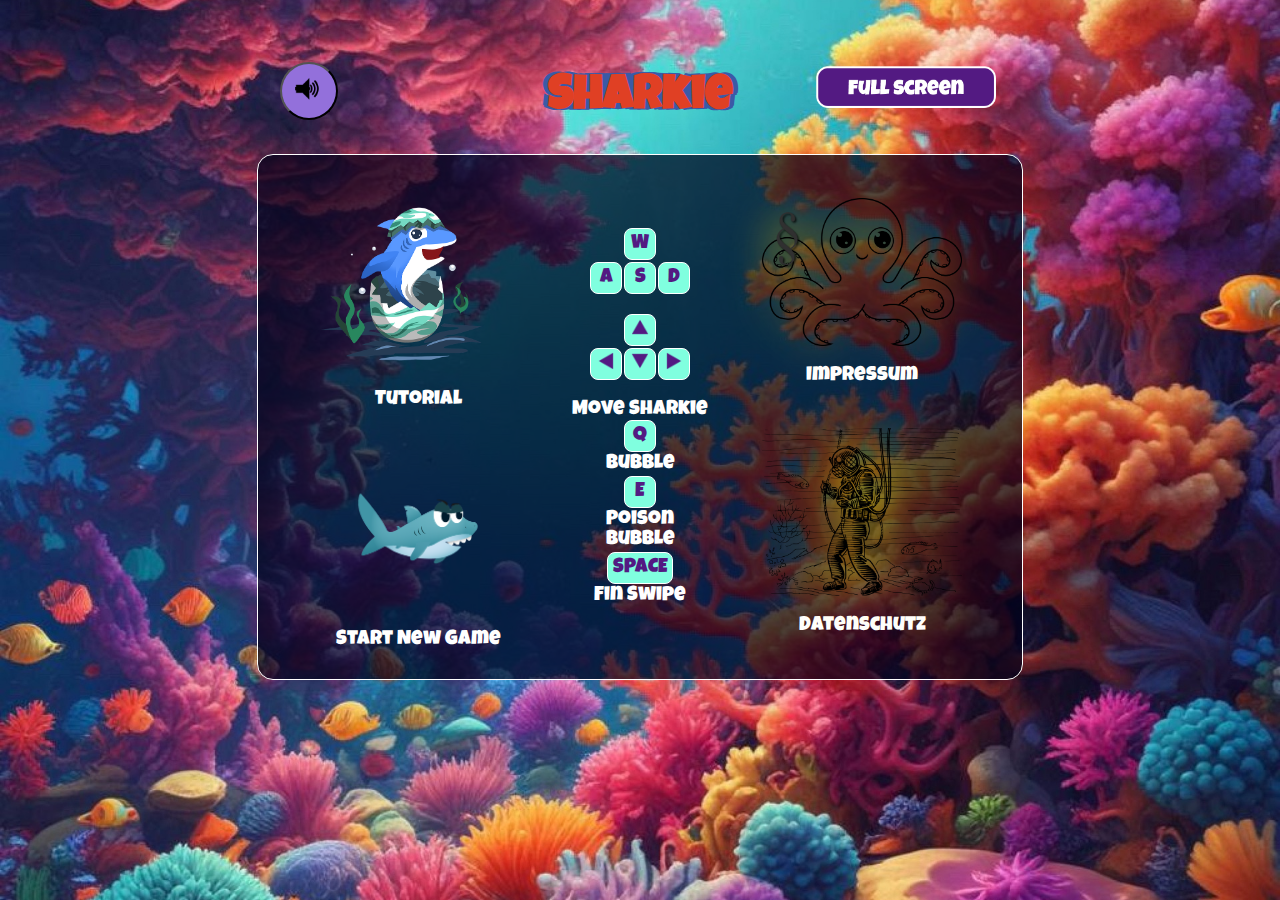
<file: index.html>
<!DOCTYPE html>
<html lang="en" translate="no">

<head>
    <meta charset="UTF-8">
    <meta name="viewport" content="width=device-width, initial-scale=1.0">
    <link rel="stylesheet" href="style.css">
    <link rel="stylesheet" href="responisce.css">
    <link rel="icon" type="image/x-icon" href="./img/1.Sharkie/1.IDLE/1.png">
    <title>Sharkie</title>
    <link href="./fonts/LuckiestGuy-Regular.ttf" rel="stylesheet">
    <script src="./models/world.class.js"></script>
    <script src="./models/audio-manager.object.class.js"></script>
    <script src="./models/drawable-object.class.js"></script>
    <script src="./models/status-bar.class.js.js"></script>
    <script src="./models/poison-bar.class.js"></script>
    <script src="./models/coin-bar.class.js"></script>
    <script src="./models/movable-object.class.js"></script>
    <script src="./models/throwable-object.class.js"></script>
    <script src="./models/fin-slap.class.js"></script>
    <script src="./models/keyboard.class.js"></script>
    <script src="./models/character.class.js"></script>
    <script src="./models/coin.class.js"></script>
    <script src="./models/poison.class.js"></script>
    <script src="./models/pufferfish-green.class.js"></script>
    <script src="./models/pufferfish-red.class.js"></script>
    <script src="./models/jellyfish.class.js"></script>
    <script src="./models/jellyfish-catched.class.js"></script>
    <script src="./models/background-object.class.js"></script>
    <script src="./models/level.class.js"></script>
    <script src="./models/endboss.class.js"></script>
    <script src="./models/barrier-levelend-class.js"></script>
    <script src="./levels/level0.js"></script>
    <script src="./levels/level1.js"></script>
    <script src="./js/game.js"></script>
    <script src="./js/script.js"></script>
</head>

<body onload="init()">

    <div class="topWrapper">
        <button id="muteButton" onclick="toggleMuteButton()">
            <img src="./img/7.Icons/Sound_on.png" class="arrow" id="unmute">
            <img src="./img/7.Icons/Sound_off.png" class="arrow dNone" id="mute">
        </button>

        <div id="fullscreenButtons" class="fullscreenButtons">
            <img src="./img/6.Botones/Full Screen/Mesa de trabajo 9.png" onclick="toggleFullscreen()"
                class="fullscreenButton">
            <img src="./img/7.Icons/fullscreen.png" onclick="toggleFullscreen()" class="fullscreenIcon">
        </div>
    </div>

    <h1>Sharkie</h1>

    <div class="gameStartScreen" id="introductionScreen">
        <div class="impressum">

            <div class="startGame" onclick="startGame(true)">
                <img src="./img/7.Icons/turtorial.png" class="startGameImg">
                <div class="description">Tutorial</div>
            </div>

            <div class="startGame" onclick="startGame(false)">
                <img src="./img/7.Icons/new_Game.png" class="startGameImg">
                <div class="description">Start New Game</div>
            </div>

        </div>

        <div>
            <div class="moveSharkie">
                <div class="moveIntro">
                    <div class="introButton upIntro">W</div>
                    <div class="introButton">A</div>
                    <div class="introButton">S</div>
                    <div class="introButton">D</div>
                </div>
                <div class="moveIntro">
                    <div class="introButton upIntro"><img class="arrowImg" src="./img/7.Icons/triangle_purple.png">
                    </div>
                    <div class="introButton"><img class="arrowImg arrowLeft" src="./img/7.Icons/triangle_purple.png">
                    </div>
                    <div class="introButton"><img class="arrowImg arrowDown" src="./img/7.Icons/triangle_purple.png">
                    </div>
                    <div class="introButton"><img class="arrowImg arrowRight" src="./img/7.Icons/triangle_purple.png">
                    </div>
                </div>
                <div class="description">Move Sharkie</div>
            </div>

            <div class="moveSharkie">
                <div class="attackIntro">
                    <div class="introButton">Q</div>
                    <div class="description">Bubble</div>
                    <div class="introButton">E</div>
                    <div class="description">Poison bubble</div>
                    <div class="introButtonSpace">SPACE</div>
                    <div class="description">Fin Swipe</div>
                </div>
            </div>
        </div>

        <div class="impressum" id="impressum">
            <div class="impressumBox">
                <a class="description" href="impressum.html">
                    <img class="impressumImg" src="./img/7.Icons/legal.png">
                    Impressum</a>
            </div>
            <div class="impressumBox">
                <a class="description" href="datenschutz.html">
                    <img class="impressumImg" src="./img/7.Icons/protection.png">
                    Datenschutz</a>
            </div>
        </div>

    </div>

    <div class="overlay" id="overlay"></div>

    <div id="fullscreen">
        <canvas class="dNone" id="canvas" width="720px" height="480px"></canvas>

    </div>

    <div class="gameOverScreen dNone" id="nextLevel">
        <img class="gameOverImg" src="./img/6.Botones/Tittles/You win/Recurso 21.png">
        <div onclick="startNextLevel()" class="nextLevel">Next Level</div>
        <div onclick="backToMenu()" class="nextLevel" id="backToMenu">Back to Menu</div>
    </div>

    <div class="gameOverScreen dNone" id="winGame">
        <img onclick="backToMenu()" class="winGameImg" src="./img/6.Botones/Try again/Win1.png">
    </div>

    <div class="gameOverScreen dNone" id="restartGame">
        <img class="gameOverImg" src="./img/6.Botones/Tittles/Game Over/Recurso 11.png">
        <img onclick="restartGame()" class="nextLevelImg" src="./img/6.Botones/Try again/Recurso 16.png">
        <div onclick="backToMenu()" class="nextLevel" id="backToMenu">Back to Menu</div>
    </div>

    <div class="bottomWrapper" id="bottomWrapper">
        <div class="actionMoveBar">

            <button class="arrowButtonUp" onmousedown="button('UP', true)" onmouseup="button('UP', false)"
                ontouchstart="button('UP', true)" ontouchend="button('UP', false)">
                <img class="arrowUp arrow" src="./img/7.Icons/arrowUp.png">
            </button>

            <button onmousedown="button('LEFT', true)" onmouseup="button('LEFT', false)"
                ontouchstart="button('LEFT', true)" ontouchend="button('LEFT', false)">
                <img class="arrowLeft arrow" src="./img/7.Icons/arrowUp.png">
            </button>

            <button onmousedown="button('DOWN', true)" onmouseup="button('DOWN', false)"
                ontouchstart="button('DOWN', true)" ontouchend="button('DOWN', false)">
                <img class="arrowDown arrow" src="./img/7.Icons/arrowUp.png">
            </button>

            <button onmousedown="button('RIGHT', true)" onmouseup="button('RIGHT', false)"
                ontouchstart="button('RIGHT', true)" ontouchend="button('RIGHT', false)">
                <img class="arrowRight arrow" src="./img/7.Icons/arrowUp.png">
            </button>
        </div>

        <div class="actionAttackBar">
            <button class="actionButton attackBubble" onmousedown="button('Q', true)" onmouseup="button('Q', false)"
                ontouchstart="button('Q', true)" ontouchend="button('Q', false)">
                Q</button>

            <button class="actionButton attackPoisonBubble" onmousedown="button('E', true)"
                onmouseup="button('E', false)" ontouchstart="button('E', true)" ontouchend="button('E', false)">
                E</button>

            <button class="actionButtonMelee" onmousedown="button('SPACE', true)" onmouseup="button('SPACE', false)"
                ontouchstart="button('SPACE', true)" ontouchend="button('SPACE', false)">
                SPACE</button>

        </div>
    </div>

</body>

</html>
</file>
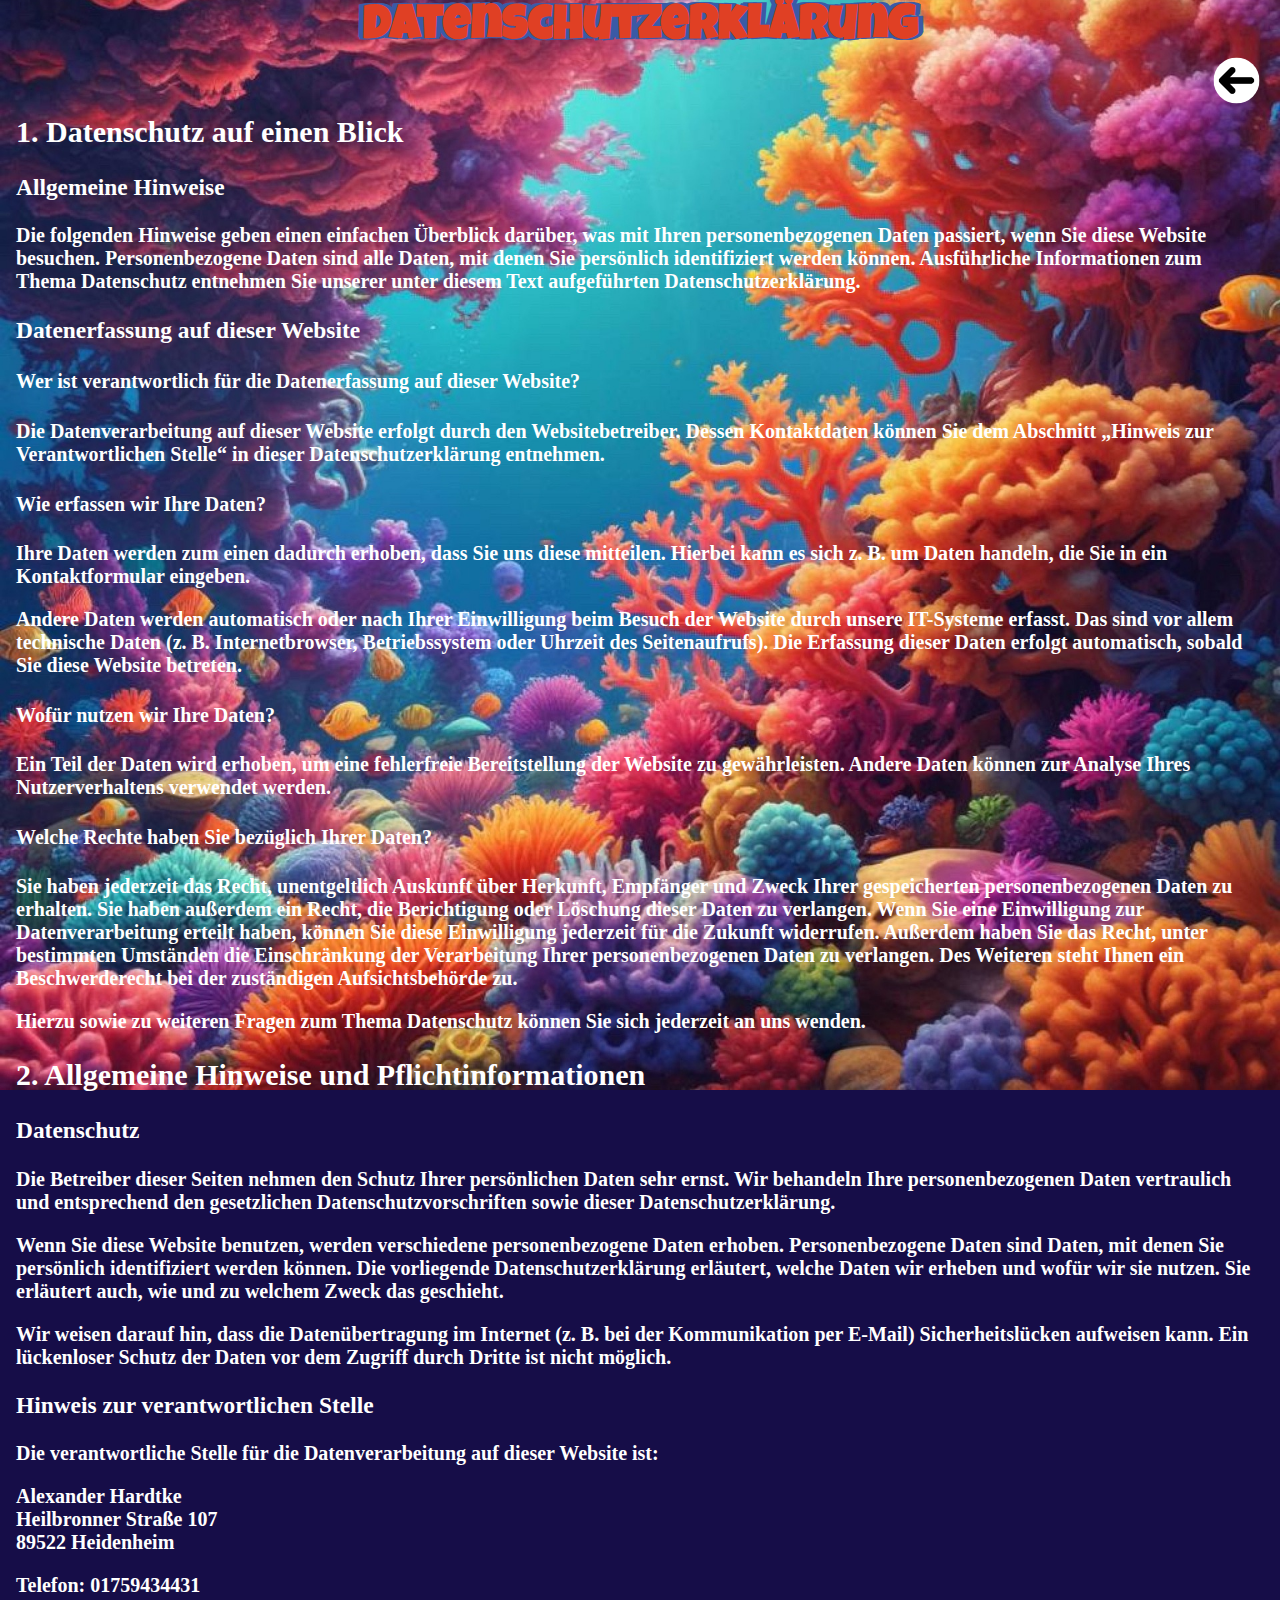
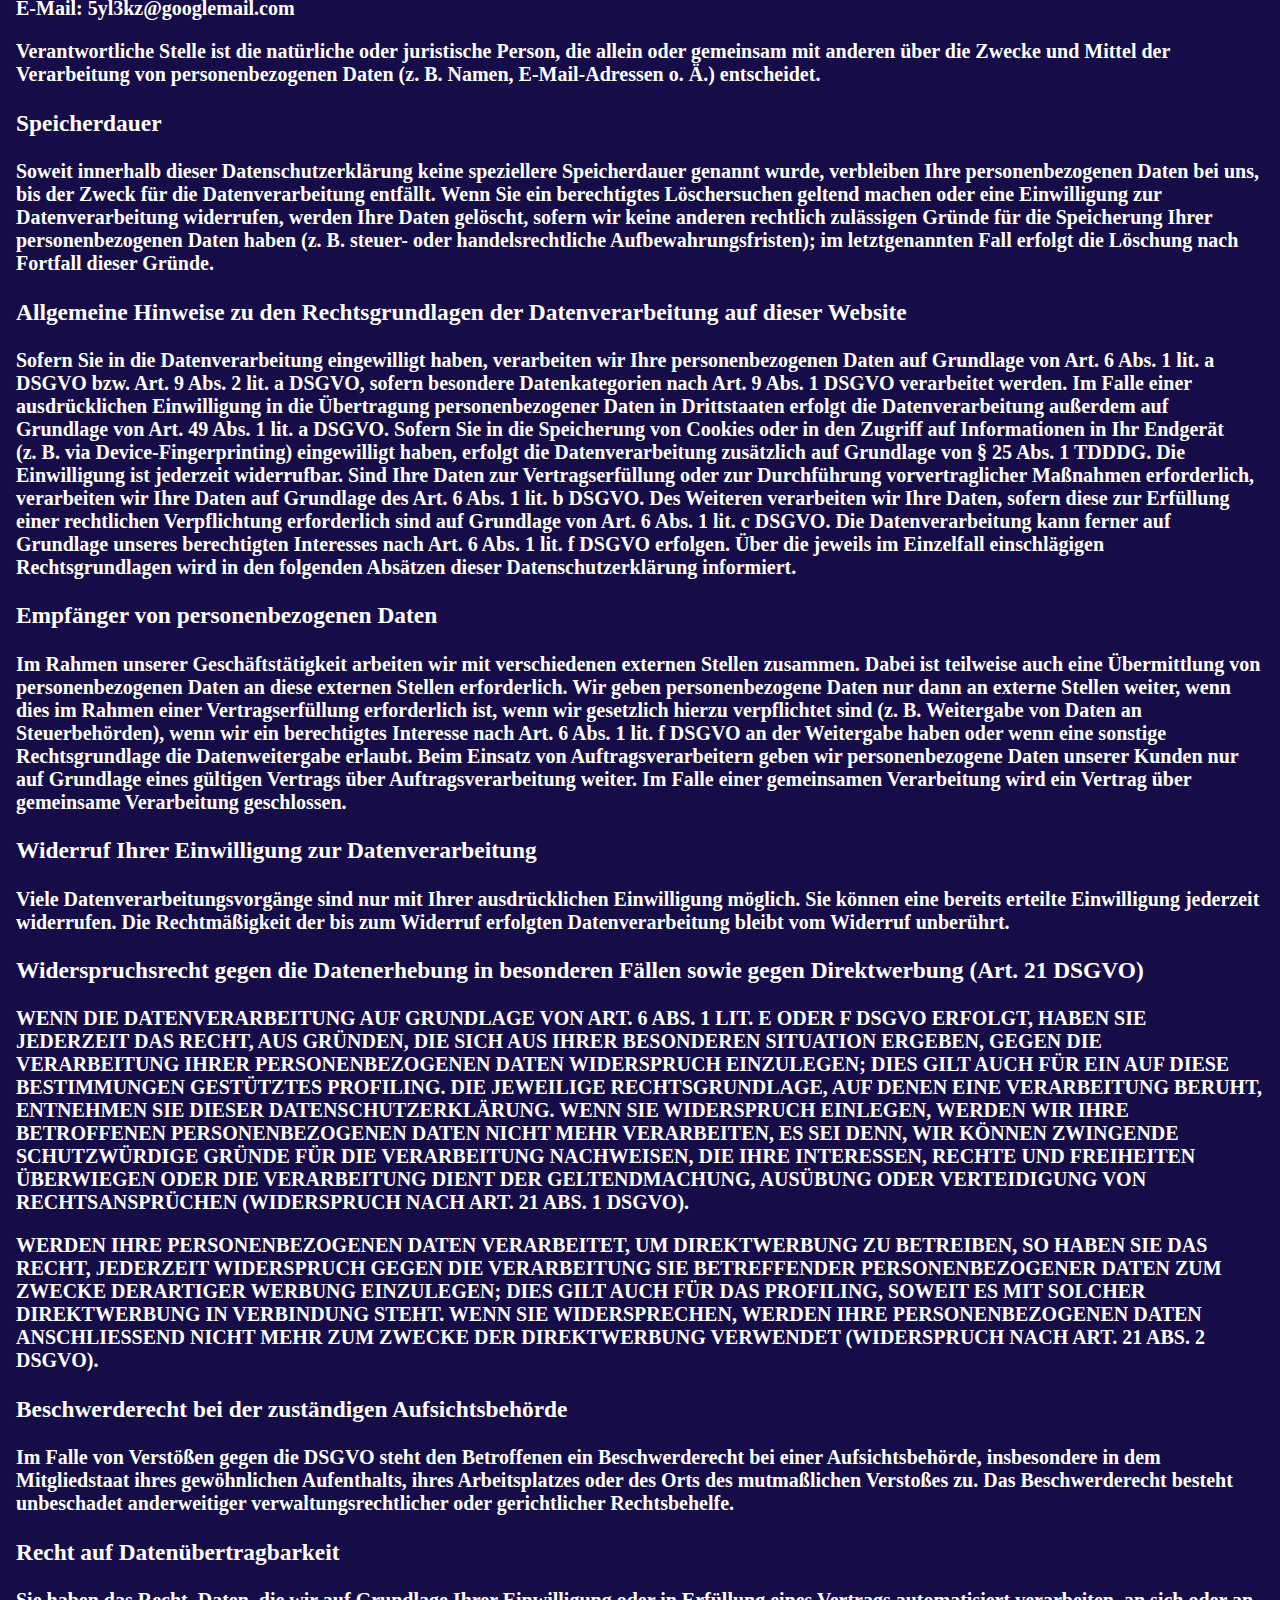
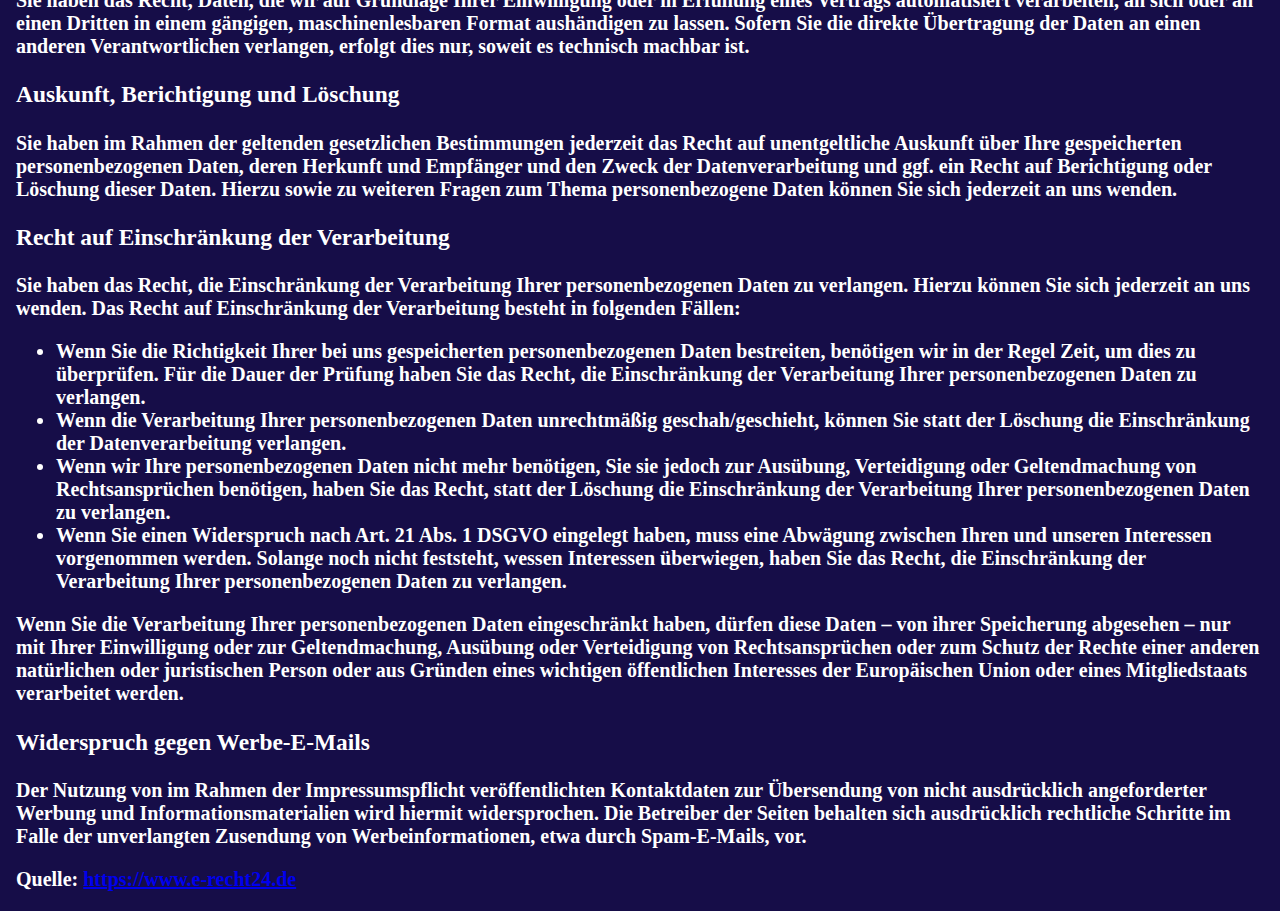
<file: datenschutz.html>
<!DOCTYPE html>
<html lang="en" translate="no">

<head>
    <meta charset="UTF-8">
    <meta name="viewport" content="width=device-width, initial-scale=1.0">
    <link rel="stylesheet" href="style.css">
    <link rel="stylesheet" href="responisce.css">
    <link rel="icon" type="image/x-icon" href="./img/1.Sharkie/1.IDLE/1.png">
    <title>Sharkie</title>
    <link href="./fonts/LuckiestGuy-Regular.ttf" rel="stylesheet">
    <script src="./js/impressum.js"></script>
</head>

<body class="dataPrivacy">
    <a onclick="goBack()" class="backButton"><img src="./img/7.Icons/arrowUp.png"></a>

    <h1>Datenschutz&shy;erkl&auml;rung</h1>

    <div class="content">
    <h2>1. Datenschutz auf einen Blick</h2>
    <h3>Allgemeine Hinweise</h3>
    <p>Die folgenden Hinweise geben einen einfachen &Uuml;berblick dar&uuml;ber, was mit Ihren personenbezogenen Daten
        passiert, wenn Sie diese Website besuchen. Personenbezogene Daten sind alle Daten, mit denen Sie pers&ouml;nlich
        identifiziert werden k&ouml;nnen. Ausf&uuml;hrliche Informationen zum Thema Datenschutz entnehmen Sie unserer
        unter diesem Text aufgef&uuml;hrten Datenschutzerkl&auml;rung.</p>
    <h3>Datenerfassung auf dieser Website</h3>
    <h4>Wer ist verantwortlich f&uuml;r die Datenerfassung auf dieser Website?</h4>
    <p>Die Datenverarbeitung auf dieser Website erfolgt durch den Websitebetreiber. Dessen Kontaktdaten k&ouml;nnen Sie
        dem Abschnitt &bdquo;Hinweis zur Verantwortlichen Stelle&ldquo; in dieser Datenschutzerkl&auml;rung entnehmen.
    </p>
    <h4>Wie erfassen wir Ihre Daten?</h4>
    <p>Ihre Daten werden zum einen dadurch erhoben, dass Sie uns diese mitteilen. Hierbei kann es sich z.&nbsp;B. um
        Daten handeln, die Sie in ein Kontaktformular eingeben.</p>
    <p>Andere Daten werden automatisch oder nach Ihrer Einwilligung beim Besuch der Website durch unsere IT-Systeme
        erfasst. Das sind vor allem technische Daten (z.&nbsp;B. Internetbrowser, Betriebssystem oder Uhrzeit des
        Seitenaufrufs). Die Erfassung dieser Daten erfolgt automatisch, sobald Sie diese Website betreten.</p>
    <h4>Wof&uuml;r nutzen wir Ihre Daten?</h4>
    <p>Ein Teil der Daten wird erhoben, um eine fehlerfreie Bereitstellung der Website zu gew&auml;hrleisten. Andere
        Daten k&ouml;nnen zur Analyse Ihres Nutzerverhaltens verwendet werden.</p>
    <h4>Welche Rechte haben Sie bez&uuml;glich Ihrer Daten?</h4>
    <p>Sie haben jederzeit das Recht, unentgeltlich Auskunft &uuml;ber Herkunft, Empf&auml;nger und Zweck Ihrer
        gespeicherten personenbezogenen Daten zu erhalten. Sie haben au&szlig;erdem ein Recht, die Berichtigung oder
        L&ouml;schung dieser Daten zu verlangen. Wenn Sie eine Einwilligung zur Datenverarbeitung erteilt haben,
        k&ouml;nnen Sie diese Einwilligung jederzeit f&uuml;r die Zukunft widerrufen. Au&szlig;erdem haben Sie das
        Recht, unter bestimmten Umst&auml;nden die Einschr&auml;nkung der Verarbeitung Ihrer personenbezogenen Daten zu
        verlangen. Des Weiteren steht Ihnen ein Beschwerderecht bei der zust&auml;ndigen Aufsichtsbeh&ouml;rde zu.</p>
    <p>Hierzu sowie zu weiteren Fragen zum Thema Datenschutz k&ouml;nnen Sie sich jederzeit an uns wenden.</p>
    <h2>2. Allgemeine Hinweise und Pflicht&shy;informationen</h2>
    <h3>Datenschutz</h3>
    <p>Die Betreiber dieser Seiten nehmen den Schutz Ihrer pers&ouml;nlichen Daten sehr ernst. Wir behandeln Ihre
        personenbezogenen Daten vertraulich und entsprechend den gesetzlichen Datenschutzvorschriften sowie dieser
        Datenschutzerkl&auml;rung.</p>
    <p>Wenn Sie diese Website benutzen, werden verschiedene personenbezogene Daten erhoben. Personenbezogene Daten sind
        Daten, mit denen Sie pers&ouml;nlich identifiziert werden k&ouml;nnen. Die vorliegende Datenschutzerkl&auml;rung
        erl&auml;utert, welche Daten wir erheben und wof&uuml;r wir sie nutzen. Sie erl&auml;utert auch, wie und zu
        welchem Zweck das geschieht.</p>
    <p>Wir weisen darauf hin, dass die Daten&uuml;bertragung im Internet (z.&nbsp;B. bei der Kommunikation per E-Mail)
        Sicherheitsl&uuml;cken aufweisen kann. Ein l&uuml;ckenloser Schutz der Daten vor dem Zugriff durch Dritte ist
        nicht m&ouml;glich.</p>
    <h3>Hinweis zur verantwortlichen Stelle</h3>
    <p>Die verantwortliche Stelle f&uuml;r die Datenverarbeitung auf dieser Website ist:</p>
    <p>Alexander Hardtke<br />
        Heilbronner Stra&szlig;e 107<br />
        89522 Heidenheim</p>

    <p>Telefon: 01759434431<br />
        E-Mail: 5yl3kz@googlemail.com</p>
    <p>Verantwortliche Stelle ist die nat&uuml;rliche oder juristische Person, die allein oder gemeinsam mit anderen
        &uuml;ber die Zwecke und Mittel der Verarbeitung von personenbezogenen Daten (z.&nbsp;B. Namen, E-Mail-Adressen
        o. &Auml;.) entscheidet.</p>

    <h3>Speicherdauer</h3>
    <p>Soweit innerhalb dieser Datenschutzerkl&auml;rung keine speziellere Speicherdauer genannt wurde, verbleiben Ihre
        personenbezogenen Daten bei uns, bis der Zweck f&uuml;r die Datenverarbeitung entf&auml;llt. Wenn Sie ein
        berechtigtes L&ouml;schersuchen geltend machen oder eine Einwilligung zur Datenverarbeitung widerrufen, werden
        Ihre Daten gel&ouml;scht, sofern wir keine anderen rechtlich zul&auml;ssigen Gr&uuml;nde f&uuml;r die
        Speicherung Ihrer personenbezogenen Daten haben (z.&nbsp;B. steuer- oder handelsrechtliche
        Aufbewahrungsfristen); im letztgenannten Fall erfolgt die L&ouml;schung nach Fortfall dieser Gr&uuml;nde.</p>
    <h3>Allgemeine Hinweise zu den Rechtsgrundlagen der Datenverarbeitung auf dieser Website</h3>
    <p>Sofern Sie in die Datenverarbeitung eingewilligt haben, verarbeiten wir Ihre personenbezogenen Daten auf
        Grundlage von Art. 6 Abs. 1 lit. a DSGVO bzw. Art. 9 Abs. 2 lit. a DSGVO, sofern besondere Datenkategorien nach
        Art. 9 Abs. 1 DSGVO verarbeitet werden. Im Falle einer ausdr&uuml;cklichen Einwilligung in die &Uuml;bertragung
        personenbezogener Daten in Drittstaaten erfolgt die Datenverarbeitung au&szlig;erdem auf Grundlage von Art. 49
        Abs. 1 lit. a DSGVO. Sofern Sie in die Speicherung von Cookies oder in den Zugriff auf Informationen in Ihr
        Endger&auml;t (z.&nbsp;B. via Device-Fingerprinting) eingewilligt haben, erfolgt die Datenverarbeitung
        zus&auml;tzlich auf Grundlage von &sect; 25 Abs. 1 TDDDG. Die Einwilligung ist jederzeit widerrufbar. Sind Ihre
        Daten zur Vertragserf&uuml;llung oder zur Durchf&uuml;hrung vorvertraglicher Ma&szlig;nahmen erforderlich,
        verarbeiten wir Ihre Daten auf Grundlage des Art. 6 Abs. 1 lit. b DSGVO. Des Weiteren verarbeiten wir Ihre
        Daten, sofern diese zur Erf&uuml;llung einer rechtlichen Verpflichtung erforderlich sind auf Grundlage von Art.
        6 Abs. 1 lit. c DSGVO. Die Datenverarbeitung kann ferner auf Grundlage unseres berechtigten Interesses nach Art.
        6 Abs. 1 lit. f DSGVO erfolgen. &Uuml;ber die jeweils im Einzelfall einschl&auml;gigen Rechtsgrundlagen wird in
        den folgenden Abs&auml;tzen dieser Datenschutzerkl&auml;rung informiert.</p>
    <h3>Empfänger von personenbezogenen Daten</h3>
    <p>Im Rahmen unserer Gesch&auml;ftst&auml;tigkeit arbeiten wir mit verschiedenen externen Stellen zusammen. Dabei
        ist teilweise auch eine &Uuml;bermittlung von personenbezogenen Daten an diese externen Stellen erforderlich.
        Wir geben personenbezogene Daten nur dann an externe Stellen weiter, wenn dies im Rahmen einer
        Vertragserf&uuml;llung erforderlich ist, wenn wir gesetzlich hierzu verpflichtet sind (z.&nbsp;B. Weitergabe von
        Daten an Steuerbeh&ouml;rden), wenn wir ein berechtigtes Interesse nach Art. 6 Abs. 1 lit. f DSGVO an der
        Weitergabe haben oder wenn eine sonstige Rechtsgrundlage die Datenweitergabe erlaubt. Beim Einsatz von
        Auftragsverarbeitern geben wir personenbezogene Daten unserer Kunden nur auf Grundlage eines g&uuml;ltigen
        Vertrags &uuml;ber Auftragsverarbeitung weiter. Im Falle einer gemeinsamen Verarbeitung wird ein Vertrag
        &uuml;ber gemeinsame Verarbeitung geschlossen.</p>
    <h3>Widerruf Ihrer Einwilligung zur Datenverarbeitung</h3>
    <p>Viele Datenverarbeitungsvorg&auml;nge sind nur mit Ihrer ausdr&uuml;cklichen Einwilligung m&ouml;glich. Sie
        k&ouml;nnen eine bereits erteilte Einwilligung jederzeit widerrufen. Die Rechtm&auml;&szlig;igkeit der bis zum
        Widerruf erfolgten Datenverarbeitung bleibt vom Widerruf unber&uuml;hrt.</p>
    <h3>Widerspruchsrecht gegen die Datenerhebung in besonderen F&auml;llen sowie gegen Direktwerbung (Art. 21 DSGVO)
    </h3>
    <p>WENN DIE DATENVERARBEITUNG AUF GRUNDLAGE VON ART. 6 ABS. 1 LIT. E ODER F DSGVO ERFOLGT, HABEN SIE JEDERZEIT DAS
        RECHT, AUS GR&Uuml;NDEN, DIE SICH AUS IHRER BESONDEREN SITUATION ERGEBEN, GEGEN DIE VERARBEITUNG IHRER
        PERSONENBEZOGENEN DATEN WIDERSPRUCH EINZULEGEN; DIES GILT AUCH F&Uuml;R EIN AUF DIESE BESTIMMUNGEN
        GEST&Uuml;TZTES PROFILING. DIE JEWEILIGE RECHTSGRUNDLAGE, AUF DENEN EINE VERARBEITUNG BERUHT, ENTNEHMEN SIE
        DIESER DATENSCHUTZERKL&Auml;RUNG. WENN SIE WIDERSPRUCH EINLEGEN, WERDEN WIR IHRE BETROFFENEN PERSONENBEZOGENEN
        DATEN NICHT MEHR VERARBEITEN, ES SEI DENN, WIR K&Ouml;NNEN ZWINGENDE SCHUTZW&Uuml;RDIGE GR&Uuml;NDE F&Uuml;R DIE
        VERARBEITUNG NACHWEISEN, DIE IHRE INTERESSEN, RECHTE UND FREIHEITEN &Uuml;BERWIEGEN ODER DIE VERARBEITUNG DIENT
        DER GELTENDMACHUNG, AUS&Uuml;BUNG ODER VERTEIDIGUNG VON RECHTSANSPR&Uuml;CHEN (WIDERSPRUCH NACH ART. 21 ABS. 1
        DSGVO).</p>
    <p>WERDEN IHRE PERSONENBEZOGENEN DATEN VERARBEITET, UM DIREKTWERBUNG ZU BETREIBEN, SO HABEN SIE DAS RECHT, JEDERZEIT
        WIDERSPRUCH GEGEN DIE VERARBEITUNG SIE BETREFFENDER PERSONENBEZOGENER DATEN ZUM ZWECKE DERARTIGER WERBUNG
        EINZULEGEN; DIES GILT AUCH F&Uuml;R DAS PROFILING, SOWEIT ES MIT SOLCHER DIREKTWERBUNG IN VERBINDUNG STEHT. WENN
        SIE WIDERSPRECHEN, WERDEN IHRE PERSONENBEZOGENEN DATEN ANSCHLIESSEND NICHT MEHR ZUM ZWECKE DER DIREKTWERBUNG
        VERWENDET (WIDERSPRUCH NACH ART. 21 ABS. 2 DSGVO).</p>
    <h3>Beschwerde&shy;recht bei der zust&auml;ndigen Aufsichts&shy;beh&ouml;rde</h3>
    <p>Im Falle von Verst&ouml;&szlig;en gegen die DSGVO steht den Betroffenen ein Beschwerderecht bei einer
        Aufsichtsbeh&ouml;rde, insbesondere in dem Mitgliedstaat ihres gew&ouml;hnlichen Aufenthalts, ihres
        Arbeitsplatzes oder des Orts des mutma&szlig;lichen Versto&szlig;es zu. Das Beschwerderecht besteht unbeschadet
        anderweitiger verwaltungsrechtlicher oder gerichtlicher Rechtsbehelfe.</p>
    <h3>Recht auf Daten&shy;&uuml;bertrag&shy;barkeit</h3>
    <p>Sie haben das Recht, Daten, die wir auf Grundlage Ihrer Einwilligung oder in Erf&uuml;llung eines Vertrags
        automatisiert verarbeiten, an sich oder an einen Dritten in einem g&auml;ngigen, maschinenlesbaren Format
        aush&auml;ndigen zu lassen. Sofern Sie die direkte &Uuml;bertragung der Daten an einen anderen Verantwortlichen
        verlangen, erfolgt dies nur, soweit es technisch machbar ist.</p>
    <h3>Auskunft, Berichtigung und L&ouml;schung</h3>
    <p>Sie haben im Rahmen der geltenden gesetzlichen Bestimmungen jederzeit das Recht auf unentgeltliche Auskunft
        &uuml;ber Ihre gespeicherten personenbezogenen Daten, deren Herkunft und Empf&auml;nger und den Zweck der
        Datenverarbeitung und ggf. ein Recht auf Berichtigung oder L&ouml;schung dieser Daten. Hierzu sowie zu weiteren
        Fragen zum Thema personenbezogene Daten k&ouml;nnen Sie sich jederzeit an uns wenden.</p>
    <h3>Recht auf Einschr&auml;nkung der Verarbeitung</h3>
    <p>Sie haben das Recht, die Einschr&auml;nkung der Verarbeitung Ihrer personenbezogenen Daten zu verlangen. Hierzu
        k&ouml;nnen Sie sich jederzeit an uns wenden. Das Recht auf Einschr&auml;nkung der Verarbeitung besteht in
        folgenden F&auml;llen:</p>
    <ul>
        <li>Wenn Sie die Richtigkeit Ihrer bei uns gespeicherten personenbezogenen Daten bestreiten, ben&ouml;tigen wir
            in der Regel Zeit, um dies zu &uuml;berpr&uuml;fen. F&uuml;r die Dauer der Pr&uuml;fung haben Sie das Recht,
            die Einschr&auml;nkung der Verarbeitung Ihrer personenbezogenen Daten zu verlangen.</li>
        <li>Wenn die Verarbeitung Ihrer personenbezogenen Daten unrechtm&auml;&szlig;ig geschah/geschieht, k&ouml;nnen
            Sie statt der L&ouml;schung die Einschr&auml;nkung der Datenverarbeitung verlangen.</li>
        <li>Wenn wir Ihre personenbezogenen Daten nicht mehr ben&ouml;tigen, Sie sie jedoch zur Aus&uuml;bung,
            Verteidigung oder Geltendmachung von Rechtsanspr&uuml;chen ben&ouml;tigen, haben Sie das Recht, statt der
            L&ouml;schung die Einschr&auml;nkung der Verarbeitung Ihrer personenbezogenen Daten zu verlangen.</li>
        <li>Wenn Sie einen Widerspruch nach Art. 21 Abs. 1 DSGVO eingelegt haben, muss eine Abw&auml;gung zwischen Ihren
            und unseren Interessen vorgenommen werden. Solange noch nicht feststeht, wessen Interessen &uuml;berwiegen,
            haben Sie das Recht, die Einschr&auml;nkung der Verarbeitung Ihrer personenbezogenen Daten zu verlangen.
        </li>
    </ul>
    <p>Wenn Sie die Verarbeitung Ihrer personenbezogenen Daten eingeschr&auml;nkt haben, d&uuml;rfen diese Daten &ndash;
        von ihrer Speicherung abgesehen &ndash; nur mit Ihrer Einwilligung oder zur Geltendmachung, Aus&uuml;bung oder
        Verteidigung von Rechtsanspr&uuml;chen oder zum Schutz der Rechte einer anderen nat&uuml;rlichen oder
        juristischen Person oder aus Gr&uuml;nden eines wichtigen &ouml;ffentlichen Interesses der Europ&auml;ischen
        Union oder eines Mitgliedstaats verarbeitet werden.</p>
    <h3>Widerspruch gegen Werbe-E-Mails</h3>
    <p>Der Nutzung von im Rahmen der Impressumspflicht ver&ouml;ffentlichten Kontaktdaten zur &Uuml;bersendung von nicht
        ausdr&uuml;cklich angeforderter Werbung und Informationsmaterialien wird hiermit widersprochen. Die Betreiber
        der Seiten behalten sich ausdr&uuml;cklich rechtliche Schritte im Falle der unverlangten Zusendung von
        Werbeinformationen, etwa durch Spam-E-Mails, vor.</p>
    <p>Quelle: <a href="https://www.e-recht24.de">https://www.e-recht24.de</a></p>
    </div>

</body>

</html>
</file>
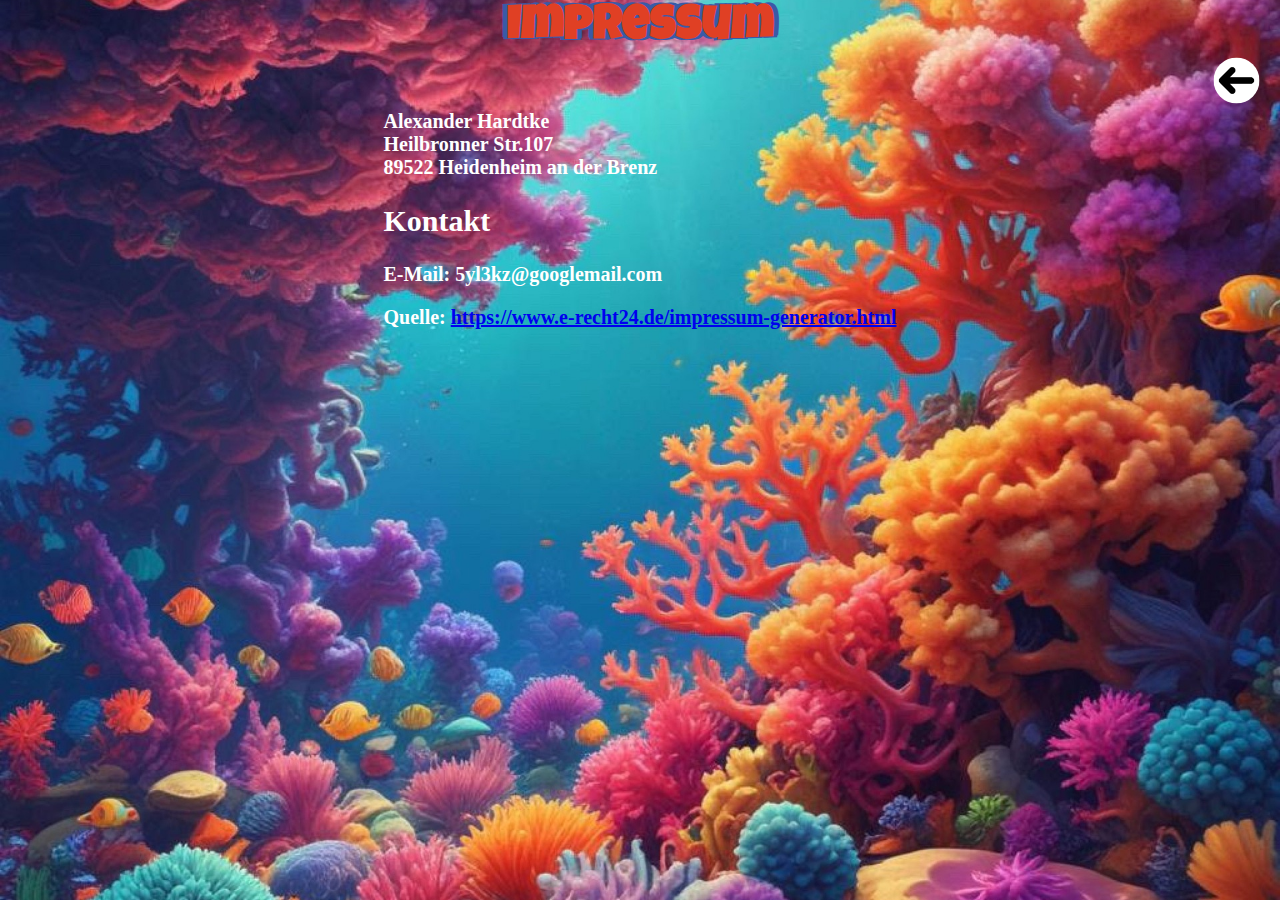
<file: impressum.html>
<!DOCTYPE html>
<html lang="en" translate="no">

<head>
    <meta charset="UTF-8">
    <meta name="viewport" content="width=device-width, initial-scale=1.0">
    <link rel="stylesheet" href="style.css">
    <link rel="stylesheet" href="responisce.css">
    <link rel="icon" type="image/x-icon" href="./img/1.Sharkie/1.IDLE/1.png">
    <title>Sharkie</title>
    <link href="./fonts/LuckiestGuy-Regular.ttf" rel="stylesheet">
    <script src="./js/impressum.js"></script>
</head>

<body class="dataPrivacy">
    <a onclick="goBack()" class="backButton"><img src="./img/7.Icons/arrowUp.png"></a>

    <h1>Impressum</h1>

    <div class="content">
        <p>Alexander Hardtke<br />
            Heilbronner Str.107<br />
            89522 Heidenheim an der Brenz</p>

        <h2>Kontakt</h2>
            E-Mail: 5yl3kz@googlemail.com</p>

        <p>Quelle: <a
                href="https://www.e-recht24.de/impressum-generator.html">https://www.e-recht24.de/impressum-generator.html</a>
        </p>
    </div>
</body>

</html>
</file>
<file: style.css>
@font-face {
    font-family: luckiestGuy;
    src: url(./fonts/LuckiestGuy-Regular.ttf);
}

#pleaserotate-graphic {
    fill: #fff;
}

#pleaserotate-backdrop {
    color: #fff;
    background-color: #000;
}

canvas {
    background-color: black;
    display: none;
}

body {
    background-repeat: no-repeat;
    background-position: center center;
    background-attachment: fixed;
    width: 100%;
    height: 100vh;
    background-color: rgb(22, 13, 72);
    background-image: url("./img/3.\ Background/background2.jpg");
    background-size: cover;
    background-position: center;
    display: flex;
    flex-direction: column;
    align-items: center;
    color: #e04024;
    text-shadow: -5px -1px 0 #3a5aa6, 5px -1px 0 #3a5aa6, -4px 1px 0 #3a5aa6, 4px 1px 0 #3a5aa6;
    font-family: luckiestGuy;
    margin: 0;
}

.dNone {
    display: none;
}

.fullscreenButtons {
    display: none;
}

h1 {
    font-size: 48px;
    margin-top: 4px;
}

button {
    background-color: mediumpurple;
    font-weight: 800;
    font-size: 18px;
    width: 58px;
    height: 58px;
    border-radius: 50%;
    -webkit-touch-callout: none;
    -webkit-user-select: none;
    -moz-user-select: none;
    -ms-user-select: none;
    user-select: none;
}

.topWrapper {
    width: 720px;
    display: flex;
    justify-content: space-between;
    margin-top: 12px;
    position: relative;
    top: 50px;
}

.bottomWrapper {
    display: none;
    position: fixed;
    bottom: 0;
    width: 97.5%;
    display: flex;
    justify-content: space-between;
    margin-bottom: 12px;
}

.fullscreenButton {
    border: 4px solid transparent;
    width: 180px;
    cursor: pointer;
}

.fullscreenIcon {
    display: none;
    border: 4px solid transparent;
}

.active {
    border: 4px solid rgb(140, 209, 113);
    border-radius: 20px;
    border-style: inset;
}

#fullscreen {
    display: flex;
    justify-content: center;
    align-items: center;
    position: fixed;
    top: 50%;
    bottom: 50%;
    pointer-events: none;
}

.startGame {
    cursor: pointer;
}

.startGame:hover .description {
    color: #531a82;
    text-shadow: 2px 1px 2px white;
    filter: drop-shadow(0 0 0.25rem rgb(255, 255, 255));
}

.startGame:hover img {
    filter: drop-shadow(0 0 0.75rem rgb(255, 217, 0));
}

.startGameImg {
    height: 200px;
}

.moveIntro {
    display: flex;
    flex-wrap: wrap;
    width: 100px;
    gap: 2px;
}

.upIntro {
    margin-left: 34px;
    margin-right: 34px;
}

.arrowImg {
    height: 18px;
    -webkit-touch-callout: none;
    -webkit-user-select: none;
    -moz-user-select: none;
    -ms-user-select: none;
    user-select: none;
}

.attackIntro {
    display: flex;
    flex-direction: column;
    align-items: center;
    flex-wrap: wrap;
    width: 120px;
    gap: 2px;
}

.moveSharkie {
    display: flex;
    flex-direction: column;
    align-items: center;
    gap: 20px;
}

.description {
    color: white;
    font-size: 20px;
    text-shadow: none;
    text-align: center;
    text-decoration: none;
    display: flex;
    flex-direction: column;
}

.introButton {
    background-color: #80ffdf;
    color: #531a82;
    border: solid 1px white;
    border-radius: 8px;
    text-shadow: none;
    width: 30px;
    height: 30px;
    text-align: center;
    align-content: center;
}

.introButtonSpace {
    background-color: #80ffdf;
    color: #531a82;
    border: solid 1px white;
    border-radius: 8px;
    text-shadow: none;
    width: 64px;
    height: 30px;
    text-align: center;
    align-content: center;
}

.actionMoveBar {
    display: flex;
    width: 180px;
    flex-wrap: wrap;
}

.arrow {
    height: 28px;
    cursor: pointer;
}

.arrowButtonUp {
    margin-left: 58px;
    margin-right: 58px;
    height: 58px;
    width: 58px;
    margin-bottom: 2px;
}

.arrowLeft {
    rotate: -90deg;
}

.arrowRight {
    rotate: 90deg;
}

.arrowDown {
    rotate: 180deg;
}

.actionAttackBar {
    flex-wrap: wrap;
    width: 124px;
    justify-content: space-between;
}

.actionButtonMelee {
    margin-top: 2px;
    height: 58px;
    width: 120px;
    border-radius: 50px;
}

.gameStartScreen {
    align-items: center;
    justify-content: space-evenly;
    font-size: 20px;
    background-color: rgb(0 0 25 / 70%);
    border-radius: 16px;
    border: solid 1px white;
    gap: 16px;
    padding: 22px;
    height: 480px;
    width: 720px;
}

.overlay {
    position: fixed;
    top: 0;
    width: 100%;
    height: 100vh;
    background-color: rgba(0, 0, 0, 0.4);
    z-index: 2;
    display: none;
}

.gameOverScreen {
    position: absolute;
    height: 100vh;
    width: 100%;
    align-items: center;
    justify-content: center;
    font-size: 20px;
    flex-direction: column;
    gap: 60px;
    z-index: 3;
}

.gameOverImg {
    width: 300px;
}

.winGameImg {
    width: 95%;
    cursor: pointer;
}

.nextLevelImg {
    width: 300px;
    cursor: pointer;
}

.nextLevel {
    display: flex;
    align-items: center;
    font-size: 36px;
    color: #531a82;
    text-shadow: none;
    cursor: pointer;
    background-color: #80ffdf;
    padding: 10px 30px 10px 30px;
    border-radius: 16px;
    border: solid 2px white;
}

.impressum {
    display: flex;
    flex-direction: column;
    justify-content: space-around;
    height: 100%;
}

.impressumBox {
    display: flex;
    justify-content: center;
    flex-direction: column;
}

.impressumImg {
    width: 200px;
    filter: drop-shadow(0 0 1.25rem rgb(255, 217, 0));
    margin-bottom: 20px;
}

.impressumBox:hover {
    filter: drop-shadow(0 0 0.75rem rgb(0, 255, 26));
}

.dataPrivacy {
    height: auto;
    align-items: center;
    justify-content: center;
    gap: 6px;
}

.content {
    padding: 0 16px 0 16px;
    font-family: 'Times New Roman', Times, serif;
    font-size: 20px;
    font-weight: 800;
    text-shadow: none;
    color: white;
}

.backButton {
    rotate: -90deg;
    position: absolute;
    top: 55px;
    right: 18px;
}

.backButton img {
    height: 42px;
    padding: 2px;
    background-color: white;
    border-radius: 50%;
}

.backButton img:hover {
    background-color: #e04024;
    cursor: pointer;
}

#pleaserotate-graphic {
    margin-left: 50px;
    width: 200px;
    animation: pleaserotateframes ease 2s infinite;
    transform-origin: 50% 50%;
}

#pleaserotate-backdrop {
    top: 0;
    left: 0;
    position: fixed;
    width: 100%;
    height: 100%;
    z-index: 99;
}

#pleaserotate-container {
    width: 300px;
    position: absolute;
    top: 50%;
    left: 50%;
    transform: translate(-50%, -50%);
}

#pleaserotate-message {
    margin-top: 20px;
    font-size: 1.3em;
    text-align: center;
    font-family: Verdana, Geneva, sans-serif;
    text-transform: uppercase;
}

#pleaserotate-message small {
    opacity: .5;
    display: block;
    font-size: .6em;
}

@keyframes pleaserotateframes {
    0% {
        transform: rotate(0deg);
    }

    49% {
        transform: rotate(-90deg);
    }

    100% {
        transform: rotate(90deg);
    }
}
</file>
<file: responisce.css>
@media (min-width: 1921px) {
    body {
        background-size: 100%;
        justify-content: center;
    }

    .gameStartScreen {
        height: 60%;
        width: 40%;
    }

    .topWrapper {
        width: 40%;
    }

    .impressumImg {
        width: 10vw;
    }

    .startGameImg {
        height: auto;
        width: 8vw;
    }

    .arrowImg {
        height: 22px;
    }

    .arrow {
        height: 34px;
    }

    .description {
        font-size: 26px;
    }

    .moveSharkie {
        gap: 20px;
    }

    .content {
        font-size: 30px;
        max-width: 1920px;
    }

    h1 {
        font-size: 60px;
    }

    h2 {
        font-size: 44px;
    }

    h3 {
        font-size: 40px;
    }

    h4 {
        font-size: 36px;
    }

    .content p {
        font-size: 30px;
    }
}

@media (min-width: 3000px) {
    .description {
        font-size: 32px;
    }

    .arrow {
        height: 38px;
    }

    .moveSharkie {
        gap: 24px;
    }

}

@media only screen and (max-width: 1050px) {
    button {
        font-size: 18px;
        width: 50px;
        height: 50px;
    }

    .arrowButtonUp {
        margin-left: 50px;
        margin-right: 50px;
        height: 50px;
        width: 50px;
    }

    .actionButtonMelee {
        height: 50px;
        width: 102px;
    }

    .actionAttackBar {
        width: 106px;
    }
}

@media only screen and (max-width: 780px) {
    .gameStartScreen {
        width: 90%;
    }

    .topWrapper {
        width: 90%;
    }

    .fullscreenButton {
        display: none;
    }

    .fullscreenIcon {
        display: block;
        width: 30px;
        cursor: pointer;
    }

    .actionMoveBar {
        display: flex;
    }

    .actionAttackBar {
        display: flex;
    }
}

@media only screen and (max-width: 620px) {
    .gameStartScreen {
        flex-direction: column;
        width: 300px;
        height: auto;
    }
}

@media (max-width: 550px) {
    .gameStartScreen {
        width: 252px;
    }

    h1 {
        font-size: 40px;
    }

    .arrowImg {
        height: 14px;
    }

    .arrow {
        height: 24px;
    }

    .description {
        font-size: 16px;
    }

    .moveSharkie {
        gap: 10px;
    }

    button {
        font-size: 14px;
        width: 40px;
        height: 40px;
    }

    .arrowButtonUp {
        margin-left: 40px;
        margin-right: 40px;
        height: 40px;
        width: 40px;
    }

    .actionButtonMelee {
        height: 40px;
        width: 86px;
    }

    .actionAttackBar {
        width: 86px;
    }

    .actionMoveBar {
        width: 126px;
    }
}

@media only screen and (max-height: 601px) {
    h1 {
        display: none;
    }

    .topWrapper {
        position: absolute;
        top: 10px;
        left: 10px;
    }

    .gameStartScreen {
        margin-top: 10px;
    }
}

@media only screen and (max-height: 480px) {
    .gameStartScreen {
        width: calc(100% - 306px);
        height: 80%;
    }

    .startGameImg {
        height: 30vh;
    }

    .impressumImg {
        width: 14vw;
    }

    .introButton {
        border-radius: 8px;
        width: 24px;
        height: 24px;
    }

    .moveIntro {
        width: 86px;
        gap: 2px;
    }

    .upIntro {
        margin-left: 28px;
        margin-right: 28px;
    }

    .arrowImg {
        height: 14px;
    }

    .arrow {
        height: 24px;
    }

    .description {
        font-size: 16px;
    }

    .moveSharkie {
        gap: 10px;
    }

    button {
        font-size: 14px;
        width: 40px;
        height: 40px;
    }

    .arrowButtonUp {
        margin-left: 40px;
        margin-right: 40px;
        height: 40px;
        width: 40px;
    }

    .actionButtonMelee {
        height: 40px;
        width: 86px;
    }

    .actionAttackBar {
        width: 86px;
    }

    .actionMoveBar {
        width: 126px;
    }
}
</file>
